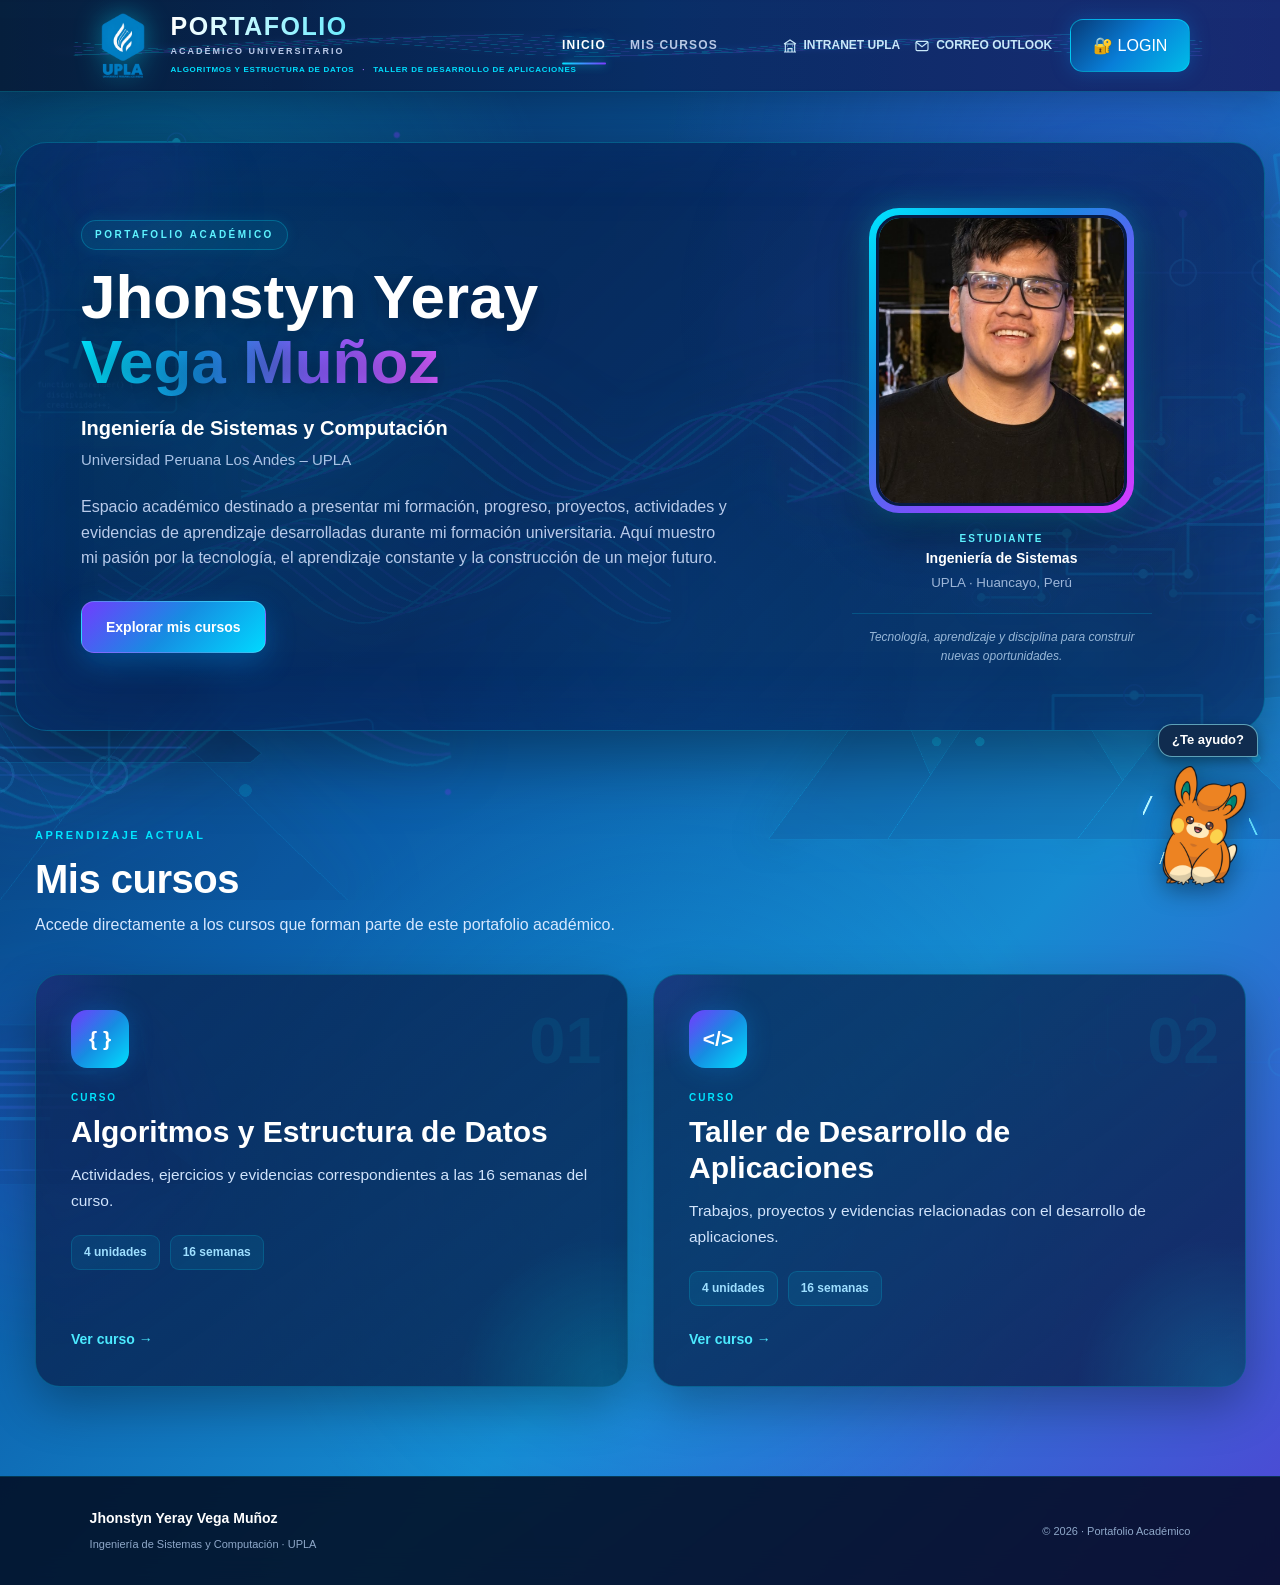
<file: index.html>
<!DOCTYPE html>
<html lang="es">

<head>

    <meta charset="UTF-8">

    <meta
        name="viewport"
        content="width=device-width, initial-scale=1.0"
    >

    <title>
        Portafolio Académico | Jhonstyn Vega
    </title>

    <link
        rel="stylesheet"
        href="css/style.css"
    >

    <link rel="stylesheet" href="chatbot/chatbot.css">
</head>


<body>


    <!-- =====================================================
         FONDO TECNOLÓGICO
         ===================================================== -->

    <div
        class="fondo-tecnologico"
        aria-hidden="true"
    >

        <img
            class="decor-planeta"
            src="img/fondo/planeta-tecnologico.png"
            alt=""
        >

        <img
            class="decor-ondas"
            src="img/fondo/ondas-tecnologicas.png"
            alt=""
        >

        <img
            class="decor-red"
            src="img/fondo/red-tecnologica.png"
            alt=""
        >

        <img
            class="decor-codigo"
            src="img/fondo/codigo.png"
            alt=""
        >

        <img
            class="decor-laptop"
            src="img/fondo/laptop-programacion.png"
            alt=""
        >

        <img
            class="decor-montanas"
            src="img/fondo/montanas-digitales.png"
            alt=""
        >

        <img
            class="decor-circuitos"
            src="img/fondo/circuitos.png"
            alt=""
        >


        <!-- Capas adicionales -->

        <img
            class="decor-planeta-2"
            src="img/fondo/planeta-tecnologico.png"
            alt=""
        >

        <img
            class="decor-ondas-2"
            src="img/fondo/ondas-tecnologicas.png"
            alt=""
        >

        <img
            class="decor-red-2"
            src="img/fondo/red-tecnologica.png"
            alt=""
        >

        <img
            class="decor-codigo-2"
            src="img/fondo/codigo.png"
            alt=""
        >

        <img
            class="decor-laptop-2"
            src="img/fondo/laptop-programacion.png"
            alt=""
        >

        <img
            class="decor-montanas-2"
            src="img/fondo/montanas-digitales.png"
            alt=""
        >

        <img
            class="decor-circuitos-2"
            src="img/fondo/circuitos.png"
            alt=""
        >

    </div>



    <!-- =====================================================
         HEADER
         ===================================================== -->

    <header class="header">


        <div class="logo">

            <img
                src="img/logo-upla.png"
                alt="Logo UPLA"
            >


            <div class="logo-texto">

                <span class="logo-titulo">
                    PORTAFOLIO
                </span>


                <span class="logo-subtitulo">
                    ACADÉMICO UNIVERSITARIO
                </span>


                <span class="logo-cursos">

                    ALGORITMOS Y ESTRUCTURA DE DATOS

                    <b>·</b>

                    TALLER DE DESARROLLO DE APLICACIONES

                </span>

            </div>

        </div>



        <nav class="menu portfolio-menu-links">

            <a
                href="index.html"
                class="activo"
            >
                Inicio
            </a>



            <a href="cursos.html">
                Mis cursos
            </a>

        </nav>
    <nav class="upla-accesses" aria-label="Accesos oficiales UPLA">
            <a class="upla-shortcut" href="https://intranet.upla.edu.pe/sesion" target="_blank" rel="noopener noreferrer">
                <svg viewBox="0 0 24 24" fill="none" stroke="currentColor" stroke-width="1.7" aria-hidden="true"><path d="M3 21h18M5 21V9h14v12M3 9l9-6 9 6M9 21v-5h6v5M8 12h1m6 0h1"/></svg>
                Intranet UPLA
            </a>
            <a class="upla-shortcut" href="https://outlook.cloud.microsoft/mail/" target="_blank" rel="noopener noreferrer">
                <svg viewBox="0 0 24 24" fill="none" stroke="currentColor" stroke-width="1.7" aria-hidden="true"><rect x="3" y="5" width="18" height="14" rx="2"/><path d="m3 6 9 7 9-7"/></svg>
                Correo Outlook
            </a>
    </nav>



        <a
            href="login.html"
            class="login"
        >
            🔐 LOGIN
        </a>


    </header>



    <!-- =====================================================
         CONTENIDO PRINCIPAL
         ===================================================== -->

    <main>



        <!-- =================================================
             PRESENTACIÓN
             ================================================= -->

        <section class="hero">


            <div
                class="hero-decoraciones"
                aria-hidden="true"
            >

                <img
                    class="hero-decor hero-planeta"
                    src="img/fondo/planeta-tecnologico.png"
                    alt=""
                >

                <img
                    class="hero-decor hero-ondas"
                    src="img/fondo/ondas-tecnologicas.png"
                    alt=""
                >

                <img
                    class="hero-decor hero-circuitos"
                    src="img/fondo/circuitos.png"
                    alt=""
                >

                <img
                    class="hero-decor hero-codigo"
                    src="img/fondo/codigo.png"
                    alt=""
                >

            </div>



            <div class="hero-texto">


                <span class="etiqueta">
                    PORTAFOLIO ACADÉMICO
                </span>



                <h1>

                    Jhonstyn Yeray<br>

                    <strong>
                        Vega Muñoz
                    </strong>

                </h1>



                <h2>
                    Ingeniería de Sistemas y Computación
                </h2>



                <p>
                    Universidad Peruana Los Andes – UPLA
                </p>



                <p class="descripcion">

                    Espacio académico destinado a presentar mi formación,
                    progreso, proyectos, actividades y evidencias de
                    aprendizaje desarrolladas durante mi formación
                    universitaria. Aquí muestro mi pasión por la tecnología,
                    el aprendizaje constante y la construcción de un mejor futuro.

                </p>



                <!-- SOLO QUEDA EL BOTÓN DE CURSOS -->

                <div class="hero-botones">

                    <a
                        href="cursos.html"
                        class="boton-principal"
                    >
                        Explorar mis cursos
                    </a>

                </div>


            </div>



            <!-- =================================================
                 PERFIL
                 ================================================= -->

            <div class="hero-perfil">


                <div class="perfil-marco">

                    <img
                        src="img/perfil.jpg"
                        alt="Fotografía de Jhonstyn Vega"
                    >

                </div>



                <div class="perfil-info">

                    <span>
                        ESTUDIANTE
                    </span>


                    <strong>
                        Ingeniería de Sistemas
                    </strong>


                    <small>
                        UPLA · Huancayo, Perú
                    </small>


                    <p class="perfil-frase">
                        Tecnología, aprendizaje y disciplina para construir nuevas oportunidades.
                    </p>

                </div>


            </div>


        </section>



        <!-- =====================================================
             CURSOS DESTACADOS
             ===================================================== -->

        <section class="cursos-destacados">


            <div class="seccion-titulo">


                <span>
                    APRENDIZAJE ACTUAL
                </span>


                <h2>
                    Mis cursos
                </h2>


                <p>
                    Accede directamente a los cursos que forman parte
                    de este portafolio académico.
                </p>


            </div>



            <div class="cursos-grid">



                <!-- =================================================
                     CURSO 01
                     ================================================= -->

                <article class="curso-card">


                    <div class="curso-numero">
                        01
                    </div>


                    <div class="curso-icono">
                        { }
                    </div>


                    <span>
                        CURSO
                    </span>


                    <h3>
                        Algoritmos y
                        Estructura de Datos
                    </h3>


                    <p>
                        Actividades, ejercicios y evidencias
                        correspondientes a las 16 semanas del curso.
                    </p>


                    <div class="curso-meta">

                        <span>
                            4 unidades
                        </span>


                        <span>
                            16 semanas
                        </span>

                    </div>


                    <!-- AHORA VA A MIS CURSOS -->

                    <a href="cursos.html">
                        Ver curso →
                    </a>


                </article>



                <!-- =================================================
                     CURSO 02
                     ================================================= -->

                <article class="curso-card">


                    <div class="curso-numero">
                        02
                    </div>


                    <div class="curso-icono">
                        &lt;/&gt;
                    </div>


                    <span>
                        CURSO
                    </span>


                    <h3>
                        Taller de Desarrollo
                        de Aplicaciones
                    </h3>


                    <p>
                        Trabajos, proyectos y evidencias relacionadas
                        con el desarrollo de aplicaciones.
                    </p>


                    <div class="curso-meta">

                        <span>
                            4 unidades
                        </span>


                        <span>
                            16 semanas
                        </span>

                    </div>


                    <!-- AHORA VA A MIS CURSOS -->

                    <a href="cursos.html#asistente=desarrollo">
                        Ver curso →
                    </a>


                </article>


            </div>


        </section>



    </main>



    <!-- =====================================================
         FOOTER
         ===================================================== -->

    <footer>


        <div>

            <strong>
                Jhonstyn Yeray Vega Muñoz
            </strong>


            <span>
                Ingeniería de Sistemas y Computación · UPLA
            </span>

        </div>


        <p>
            © 2026 · Portafolio Académico
        </p>


    </footer>




    <script src="js/supabase-config.js" defer></script>
    <script src="chatbot/conocimiento.js" defer></script>
    <script src="chatbot/motor.js" defer></script>
    <script src="chatbot/chatbot.js" defer></script>
</body>

</html>
</file>
<file: css/style.css>
/* =========================================================
   PORTAFOLIO ACADÉMICO - JHONSTYN VEGA
   Diseño futurista académico
   Azul + Cyan + Violeta
========================================================= */

* {
    margin: 0;
    padding: 0;
    box-sizing: border-box;
}

:root {
    --azul-noche: #030b24;
    --azul-oscuro: #061b45;
    --azul: #0869d8;
    --azul-electrico: #009cff;
    --cyan: #00e5ff;
    --violeta: #7b3cff;
    --fucsia: #c13cff;

    --blanco: #ffffff;
    --texto: #f4f8ff;
    --texto-suave: #b9c9e8;

    --glass: rgba(8, 36, 87, 0.62);
    --borde: rgba(0, 204, 255, 0.28);

    --sombra:
        0 20px 60px rgba(0, 0, 0, .35);
}

html {
    scroll-behavior: smooth;
}

body {
    font-family: "Segoe UI", Arial, sans-serif;
    color: #ffffff;
    min-height: 100vh;
    line-height: 1.6;
    overflow-x: hidden;

    /* Fondo general más alegre, inspirado en azul/cyan/violeta */
    background:
        radial-gradient(circle at 12% 18%, rgba(0, 229, 255, .28), transparent 24%),
        radial-gradient(circle at 88% 12%, rgba(96, 93, 255, .28), transparent 26%),
        radial-gradient(circle at 52% 75%, rgba(0, 174, 255, .18), transparent 32%),
        linear-gradient(135deg, #06234d 0%, #0b5da8 42%, #168bd1 68%, #5144d5 100%);
}

/* La página queda por encima de la decoración */
body > *:not(.fondo-tecnologico) {
    position: relative;
    z-index: 5;
}

/* =========================================================
   EFECTOS DEL FONDO
========================================================= */
body::before {
    content: "";

    position: fixed;

    width: 500px;
    height: 500px;

    left: -220px;
    top: 180px;

    border-radius: 50%;

    background:
        radial-gradient(
            circle,
            rgba(0, 229, 255, .11),
            transparent 70%
        );

    filter: blur(20px);

    pointer-events: none;

    z-index: -1;
}
body::after {
    content: "";

    position: fixed;

    width: 500px;
    height: 500px;

    right: -220px;
    bottom: 100px;

    border-radius: 50%;

    background:
        radial-gradient(
            circle,
            rgba(123, 60, 255, .13),
            transparent 70%
        );

    filter: blur(25px);

    pointer-events: none;

    z-index: -1;
}


/* =========================================================
   FONDO TECNOLÓGICO DECORATIVO
   No ocupa espacio y nunca tapa el contenido
========================================================= */

.fondo-tecnologico {
    position: fixed;
    inset: 0;
    width: 100%;
    height: 100vh;
    overflow: hidden;
    pointer-events: none;
    z-index: 0;
}

/* Luces grandes y suaves */
.fondo-tecnologico .orb {
    position: absolute;
    border-radius: 50%;
    filter: blur(35px);
    opacity: .45;
}

.orb-cyan {
    width: 430px;
    height: 430px;
    left: -150px;
    top: 150px;
    background: radial-gradient(circle, rgba(0, 229, 255, .42), transparent 70%);
}

.orb-violet {
    width: 520px;
    height: 520px;
    right: -190px;
    top: 120px;
    background: radial-gradient(circle, rgba(124, 68, 255, .40), transparent 70%);
}

.orb-blue {
    width: 460px;
    height: 460px;
    left: 34%;
    bottom: -300px;
    background: radial-gradient(circle, rgba(0, 190, 255, .30), transparent 70%);
}

/* Circuitos tecnológicos */
.circuito {
    position: absolute;
    width: 360px;
    height: 170px;
    opacity: .25;
}

.circuito span,
.circuito i,
.circuito b {
    position: absolute;
    display: block;
}

.circuito span {
    width: 230px;
    height: 2px;
    background: linear-gradient(90deg, transparent, #00e5ff, transparent);
    top: 80px;
    left: 40px;
    box-shadow: 0 0 12px rgba(0,229,255,.55);
}

.circuito i {
    width: 120px;
    height: 100px;
    border-left: 2px solid #00e5ff;
    border-bottom: 2px solid #7b3cff;
    border-radius: 0 0 0 35px;
    left: 120px;
    top: 0;
}

.circuito b {
    width: 9px;
    height: 9px;
    border-radius: 50%;
    background: #00e5ff;
    box-shadow: 0 0 15px #00e5ff;
    right: 88px;
    top: 75px;
}

.circuito-1 {
    left: -50px;
    top: 300px;
    transform: rotate(-10deg);
}

.circuito-2 {
    right: -80px;
    bottom: 210px;
    transform: rotate(18deg) scale(.85);
}

/* Símbolos de programación flotando al fondo */
.codigo-flotante {
    position: absolute;
    color: rgba(255,255,255,.16);
    font-family: Consolas, "Courier New", monospace;
    font-weight: 900;
    user-select: none;
    text-shadow: 0 0 20px rgba(0,229,255,.35);
}

.codigo-1 {
    font-size: 90px;
    right: 8%;
    top: 35%;
}

.codigo-2 {
    font-size: 75px;
    left: 6%;
    bottom: 18%;
    color: rgba(123,60,255,.16);
}

.codigo-3 {
    font-size: 54px;
    right: 18%;
    bottom: 10%;
    color: rgba(0,229,255,.14);
}

/* Pequeños puntos luminosos */
.particulas {
    position: absolute;
    inset: 0;
}

.particulas span {
    position: absolute;
    width: 4px;
    height: 4px;
    border-radius: 50%;
    background: #8ff8ff;
    box-shadow: 0 0 12px rgba(0,229,255,.8);
    opacity: .45;
}

.particulas span:nth-child(1)  { left: 8%;  top: 24%; }
.particulas span:nth-child(2)  { left: 18%; top: 70%; }
.particulas span:nth-child(3)  { left: 27%; top: 34%; }
.particulas span:nth-child(4)  { left: 38%; top: 16%; }
.particulas span:nth-child(5)  { left: 47%; top: 82%; }
.particulas span:nth-child(6)  { left: 58%; top: 27%; }
.particulas span:nth-child(7)  { left: 68%; top: 68%; }
.particulas span:nth-child(8)  { left: 76%; top: 18%; }
.particulas span:nth-child(9)  { left: 84%; top: 54%; }
.particulas span:nth-child(10) { left: 92%; top: 30%; }
.particulas span:nth-child(11) { left: 33%; top: 91%; }
.particulas span:nth-child(12) { left: 63%; top: 93%; }


/* =========================================================
   HEADER
========================================================= */

.header {
    width: 100%;
    min-height: 92px;
    padding: 12px 7%;

    display: flex;
    align-items: center;
    justify-content: space-between;

    position: sticky;
    top: 0;
    z-index: 1000;

    background: linear-gradient(
        90deg,
        #061b3a,
        #082b63,
        #172a72
    );

    border-bottom: 1px solid rgba(0, 229, 255, .25);
    box-shadow: 0 8px 30px rgba(0, 0, 0, .18);
}

/* =========================================================
   LOGO
========================================================= */

.logo {
    display: flex;

    align-items: center;

    gap: 15px;
}

.logo img {
    width: 66px;
    height: 66px;

    object-fit: contain;

    filter:
        drop-shadow(
            0 0 14px rgba(0, 229, 255, .45)
        );

    transition: .3s ease;
}

.logo:hover img {
    transform: scale(1.05);

    filter:
        drop-shadow(
            0 0 22px rgba(0, 229, 255, .75)
        );
}

.logo-texto {
    display: flex;

    flex-direction: column;

    justify-content: center;
}

.logo-titulo {
    font-size: 25px;

    font-weight: 900;

    letter-spacing: 1.5px;

    line-height: 1;

    background:
        linear-gradient(
            90deg,
            #ffffff,
            #55eaff,
            #9b72ff
        );

    -webkit-background-clip: text;
    background-clip: text;

    color: transparent;
}

.logo-subtitulo {
    margin-top: 5px;

    color: #b9c9e8;

    font-size: 9px;

    font-weight: 800;

    letter-spacing: 2px;

    text-transform: uppercase;
}

.logo-cursos {
    margin-top: 5px;

    color: #00dfff;

    font-size: 8px;

    font-weight: 750;

    letter-spacing: .7px;

    text-transform: uppercase;

    white-space: nowrap;
}

.logo-cursos b {
    color: #a66cff;

    padding: 0 5px;
}


/* =========================================================
   MENÚ
========================================================= */

.menu {
    display: flex;
    align-items: center;
    justify-content: center;
    gap: 34px;

    position: absolute;
    left: 50%;
    transform: translateX(-50%);
}

.menu a {
    position: relative;

    color: #b8c8e5;

    text-decoration: none;

    font-size: 12px;

    font-weight: 850;

    letter-spacing: 1.2px;

    text-transform: uppercase;

    transition: .3s ease;
}

.menu a::after {
    content: "";

    position: absolute;

    left: 0;

    bottom: -9px;

    width: 0;

    height: 2px;

    border-radius: 10px;

    background:
        linear-gradient(
            90deg,
            var(--cyan),
            var(--violeta)
        );

    box-shadow:
        0 0 10px rgba(0, 229, 255, .7);

    transition: .3s ease;
}

.menu a:hover,
.menu a.activo {
    color: white;

    text-shadow:
        0 0 12px rgba(0, 229, 255, .5);
}

.menu a:hover::after,
.menu a.activo::after {
    width: 100%;
}


/* =========================================================
   LOGIN
========================================================= */

.menu .login,
.header > .login {
    padding: 13px 22px;

    color: white;

    border-radius: 13px;

    background:
        linear-gradient(
            135deg,
            #073b78,
            #087ed8,
            #00bce8
        );

    border:
        1px solid rgba(0, 229, 255, .5);

    box-shadow:
        0 0 20px rgba(0, 156, 255, .25);

    transition: .3s ease;
}

.menu .login::after,
.header > .login::after {
    display: none;
}

.menu .login:hover,
.header > .login:hover {
    transform: translateY(-3px);

    background:
        linear-gradient(
            135deg,
            #713cff,
            #009cff,
            #00e5ff
        );

    box-shadow:
        0 0 30px rgba(0, 229, 255, .5);
}


/* =========================================================
   HERO
========================================================= */

.hero {
    position: relative;

    max-width: 1250px;

    margin: 50px auto;

    padding: 65px;

    display: grid;

    grid-template-columns: 1.25fr .75fr;

    gap: 65px;

    align-items: center;

    overflow: hidden;

    border-radius: 32px;

    background:
        linear-gradient(
            135deg,
            rgba(5, 39, 88, .86),
            rgba(7, 27, 73, .68)
        );

    border:
        1px solid rgba(0, 229, 255, .27);

    box-shadow:
        0 25px 70px rgba(0, 0, 0, .40),
        inset 0 0 40px rgba(0, 156, 255, .05);

    backdrop-filter: blur(18px);
}


/* Brillo cyan */

.hero::before {
    content: "";

    position: absolute;

    width: 450px;
    height: 450px;

    right: -160px;
    top: -200px;

    border-radius: 50%;

    background:
        radial-gradient(
            circle,
            rgba(0, 229, 255, .24),
            transparent 68%
        );

    pointer-events: none;
}


/* Brillo violeta */

.hero::after {
    content: "";

    position: absolute;

    width: 400px;
    height: 400px;

    left: -220px;
    bottom: -230px;

    border-radius: 50%;

    background:
        radial-gradient(
            circle,
            rgba(123, 60, 255, .25),
            transparent 70%
        );

    pointer-events: none;
}


/* =========================================================
   TEXTO HERO
========================================================= */

.hero-texto {
    position: relative;

    z-index: 2;
}

.etiqueta {
    display: inline-block;

    margin-bottom: 15px;

    padding: 6px 13px;

    border-radius: 30px;

    color: #5ef3ff;

    font-size: 10px;

    font-weight: 900;

    letter-spacing: 2.5px;

    background:
        rgba(0, 229, 255, .08);

    border:
        1px solid rgba(0, 229, 255, .25);

    box-shadow:
        0 0 15px rgba(0, 229, 255, .08);
}

.hero h1 {
    color: white;

    font-size: clamp(40px, 5vw, 62px);

    line-height: 1.04;

    margin-bottom: 18px;

    text-shadow:
        0 4px 25px rgba(0, 0, 0, .35);
}

.hero h1 strong {
    background:
        linear-gradient(
            90deg,
            #00e5ff,
            #168de2,
            #8c5cff,
            #d55cff
        );

    -webkit-background-clip: text;

    background-clip: text;

    color: transparent;
}

.hero h2 {
    color: white;

    font-size: 20px;

    font-weight: 700;

    margin-bottom: 4px;
}

.hero-texto > p:not(.descripcion) {
    color: #a9c2e5;

    font-size: 15px;
}

.descripcion {
    max-width: 650px;

    margin-top: 22px;

    color: #b9cbea;

    font-size: 16px;
}


/* =========================================================
   BOTONES HERO
========================================================= */

.hero-botones {
    display: flex;

    gap: 14px;

    margin-top: 30px;

    flex-wrap: wrap;
}

.hero-botones a {
    text-decoration: none;

    padding: 14px 24px;

    border-radius: 13px;

    font-size: 14px;

    font-weight: 800;

    transition: .3s ease;
}

.boton-principal {
    color: white;

    background:
        linear-gradient(
            135deg,
            #713cff,
            #168de2,
            #00d9ff
        );

    border:
        1px solid rgba(255,255,255,.18);

    box-shadow:
        0 10px 30px rgba(0, 156, 255, .30);
}

.boton-principal:hover {
    transform: translateY(-4px);

    box-shadow:
        0 15px 40px rgba(0, 229, 255, .40);
}

.boton-secundario {
    color: white;

    background:
        rgba(255,255,255,.05);

    border:
        1px solid rgba(0, 229, 255, .35);

    backdrop-filter: blur(10px);
}

.boton-secundario:hover {
    color: white;

    background:
        linear-gradient(
            135deg,
            rgba(123,60,255,.5),
            rgba(0,156,255,.5)
        );

    transform: translateY(-4px);

    box-shadow:
        0 10px 30px rgba(123,60,255,.25);
}


/* =========================================================
   PERFIL
========================================================= */

.hero-perfil {
    position: relative;

    z-index: 2;

    display: flex;

    flex-direction: column;

    align-items: center;
}

.perfil-marco {
    width: 265px;
    height: 305px;

    padding: 7px;

    border-radius: 30px;

    background:
        linear-gradient(
            135deg,
            #00e5ff,
            #168de2,
            #8c45ff,
            #d53cff
        );

    box-shadow:
        0 0 30px rgba(0, 229, 255, .28),
        0 20px 50px rgba(0, 0, 0, .40);
}

.perfil-marco img {
    width: 100%;
    height: 100%;

    object-fit: cover;

    border-radius: 24px;

    border:
        3px solid #061b45;
}

.perfil-info {
    margin-top: 18px;

    text-align: center;
}

.perfil-info span {
    display: block;

    color: #5ef3ff;

    font-size: 10px;

    font-weight: 900;

    letter-spacing: 2px;
}

.perfil-info strong {
    display: block;

    color: white;

    font-size: 14px;
}

.perfil-info small {
    color: #9db6d8;
}


/* =========================================================
   SECCIONES
========================================================= */

.informacion,
.cursos-destacados {
    max-width: 1250px;

    margin: 90px auto;

    padding: 0 20px;
}

.seccion-titulo {
    max-width: 720px;

    margin-bottom: 35px;
}

.seccion-titulo span {
    color: #00e5ff;

    font-size: 11px;

    font-weight: 900;

    letter-spacing: 2.5px;
}

.seccion-titulo h2 {
    color: white;

    font-size: 36px;

    line-height: 1.2;

    margin: 8px 0;
}

.seccion-titulo p {
    color: #a8bddc;
}


/* =========================================================
   TARJETAS DE TRAYECTORIA
========================================================= */

.tarjetas {
    display: grid;

    grid-template-columns:
        repeat(4, 1fr);

    gap: 20px;
}

.tarjeta {
    display: flex;

    flex-direction: column;

    min-height: 300px;

    padding: 27px;

    border-radius: 22px;

    background:
        linear-gradient(
            145deg,
            rgba(9, 43, 91, .76),
            rgba(8, 26, 68, .62)
        );

    border:
        1px solid rgba(0, 229, 255, .20);

    box-shadow:
        0 15px 40px rgba(0,0,0,.25);

    backdrop-filter: blur(15px);

    transition: .3s ease;
}

.tarjeta:hover {
    transform: translateY(-8px);

    border-color:
        rgba(0,229,255,.50);

    box-shadow:
        0 20px 55px rgba(0,156,255,.20),
        0 0 25px rgba(0,229,255,.08);
}

.icono {
    width: 48px;
    height: 48px;

    display: flex;

    align-items: center;

    justify-content: center;

    border-radius: 14px;

    background:
        linear-gradient(
            135deg,
            rgba(0,229,255,.16),
            rgba(123,60,255,.20)
        );

    border:
        1px solid rgba(0,229,255,.25);

    color: #5ef3ff;

    font-size: 21px;

    margin-bottom: 18px;

    box-shadow:
        0 0 18px rgba(0,229,255,.10);
}

.tarjeta span {
    color: #00e5ff;

    font-size: 10px;

    font-weight: 900;

    letter-spacing: 1.7px;
}

.tarjeta h3 {
    color: white;

    font-size: 19px;

    margin: 7px 0 10px;
}

.tarjeta p {
    color: #a9bedc;

    font-size: 13px;

    margin-bottom: 18px;
}

.tarjeta a {
    margin-top: auto;

    color: #4ceaff;

    text-decoration: none;

    font-weight: 800;

    font-size: 13px;

    transition: .25s;
}

.tarjeta a:hover {
    color: #b17cff;

    transform: translateX(5px);
}


/* =========================================================
   CURSOS
========================================================= */

.cursos-grid {
    display: grid;

    grid-template-columns:
        repeat(2, 1fr);

    gap: 25px;
}

.curso-card {
    position: relative;

    display: flex;

    flex-direction: column;

    min-height: 365px;

    padding: 35px;

    overflow: hidden;

    border-radius: 25px;

    background:
        linear-gradient(
            145deg,
            rgba(9,43,91,.80),
            rgba(7,23,65,.72)
        );

    border:
        1px solid rgba(0,229,255,.23);

    box-shadow:
        0 18px 50px rgba(0,0,0,.30);

    backdrop-filter: blur(16px);

    transition: .3s ease;
}

.curso-card::before {
    content: "";

    position: absolute;

    width: 300px;
    height: 300px;

    right: -130px;
    bottom: -150px;

    border-radius: 50%;

    background:
        radial-gradient(
            circle,
            rgba(0,229,255,.20),
            transparent 70%
        );

    pointer-events: none;
}

.curso-card::after {
    content: "";

    position: absolute;

    width: 220px;
    height: 220px;

    left: -120px;
    top: -120px;

    border-radius: 50%;

    background:
        radial-gradient(
            circle,
            rgba(123,60,255,.16),
            transparent 70%
        );

    pointer-events: none;
}

.curso-card:hover {
    transform: translateY(-8px);

    border-color:
        rgba(0,229,255,.50);

    box-shadow:
        0 25px 60px rgba(0,156,255,.20);
}

.curso-numero {
    position: absolute;

    right: 25px;
    top: 14px;

    font-size: 65px;

    font-weight: 900;

    color:
        rgba(0,229,255,.07);
}

.curso-icono {
    width: 58px;
    height: 58px;

    display: flex;

    align-items: center;

    justify-content: center;

    margin-bottom: 22px;

    border-radius: 16px;

    color: white;

    font-size: 21px;

    font-weight: 900;

    background:
        linear-gradient(
            135deg,
            #713cff,
            #168de2,
            #00dfff
        );

    box-shadow:
        0 0 25px rgba(0,156,255,.25);
}

.curso-card > span {
    color: #00e5ff;

    font-size: 10px;

    font-weight: 900;

    letter-spacing: 2px;
}

.curso-card h3 {
    max-width: 500px;

    color: white;

    font-size: 27px;

    line-height: 1.18;

    margin: 8px 0 12px;
}

.curso-card p {
    color: #a9bedc;

    font-size: 14px;

    max-width: 530px;
}

.curso-meta {
    display: flex;

    gap: 10px;

    margin: 22px 0;
}

.curso-meta span {
    background:
        rgba(0,229,255,.08);

    color: #9edfff;

    padding: 7px 12px;

    border-radius: 9px;

    border:
        1px solid rgba(0,229,255,.16);

    font-size: 11px;

    font-weight: 700;
}

.curso-card a {
    margin-top: auto;

    align-self: flex-start;

    color: #4ceaff;

    text-decoration: none;

    font-weight: 850;

    font-size: 13px;

    transition: .25s;
}

.curso-card a:hover {
    color: #bd8cff;

    transform: translateX(5px);
}


/* =========================================================
   MENSAJE FINAL
========================================================= */

.mensaje-final {
    position: relative;

    max-width: 1250px;

    margin: 90px auto;

    padding: 50px;

    display: flex;

    justify-content: space-between;

    align-items: center;

    gap: 30px;

    overflow: hidden;

    color: white;

    border-radius: 28px;

    background:
        linear-gradient(
            120deg,
            #03133b,
            #073c78,
            #126fd0,
            #663bd0
        );

    border:
        1px solid rgba(0,229,255,.25);

    box-shadow:
        0 25px 60px rgba(0,0,0,.35);
}

.mensaje-final::after {
    content: "";

    position: absolute;

    width: 320px;
    height: 320px;

    right: -100px;
    top: -160px;

    border-radius: 50%;

    background:
        radial-gradient(
            circle,
            rgba(0,229,255,.30),
            transparent 70%
        );
}

.mensaje-final > * {
    position: relative;

    z-index: 2;
}

.mensaje-final span {
    color: #5ef3ff;

    font-size: 10px;

    letter-spacing: 2px;

    font-weight: 900;
}

.mensaje-final h2 {
    font-size: 30px;

    margin: 6px 0;
}

.mensaje-final p {
    max-width: 650px;

    color: #d1e6ff;

    font-size: 14px;
}

.mensaje-final a {
    white-space: nowrap;

    text-decoration: none;

    color: #061b45;

    background: white;

    padding: 14px 22px;

    border-radius: 12px;

    font-size: 13px;

    font-weight: 850;

    transition: .3s;
}

.mensaje-final a:hover {
    transform: translateY(-4px);

    background:
        linear-gradient(
            135deg,
            #ffffff,
            #bdf7ff
        );

    box-shadow:
        0 0 25px rgba(0,229,255,.35);
}


/* =========================================================
   FOOTER
========================================================= */

footer {
    padding: 30px 7%;

    display: flex;

    justify-content: space-between;

    align-items: center;

    gap: 20px;

    background:
        rgba(2,10,30,.85);

    border-top:
        1px solid rgba(0,229,255,.15);

    backdrop-filter: blur(15px);
}

footer strong {
    display: block;

    color: white;

    font-size: 14px;
}

footer span,
footer p {
    color: #8fa8c9;

    font-size: 11px;
}


/* =========================================================
   RESPONSIVE
========================================================= */

@media (max-width: 1000px) {

    .header {
        padding: 12px 4%;
    }

    .hero {
        grid-template-columns: 1fr;

        margin: 35px 20px;

        padding: 45px 35px;
    }

    .hero-perfil {
        order: -1;
    }

    .tarjetas {
        grid-template-columns:
            repeat(2, 1fr);
    }
}


@media (max-width: 900px) {

    .logo-cursos {
        display: none;
    }

    .menu {
        gap: 16px;
    }
}


@media (max-width: 680px) {

    .header {
        min-height: 78px;

        padding: 9px 4%;
    }

    .logo img {
        width: 52px;
        height: 52px;
    }

    .logo-titulo {
        font-size: 20px;
    }

.menu{
    position:static;
    transform:none;
    width:100%;
    display:flex;
    justify-content:center;
    gap:18px;
}


.menu a{
    display:block !important;
    font-size:11px;
}

    .hero {
        margin: 25px 14px;

        padding: 35px 22px;

        border-radius: 23px;
    }

    .hero h1 {
        font-size: 42px;
    }

    .perfil-marco {
        width: 215px;

        height: 250px;
    }

    .tarjetas,
    .cursos-grid {
        grid-template-columns: 1fr;
    }

    .informacion,
    .cursos-destacados {
        margin: 60px auto;
    }

    .seccion-titulo h2 {
        font-size: 28px;
    }

    .curso-card {
        min-height: 340px;

        padding: 28px;
    }

    .mensaje-final {
        margin: 60px 15px;

        padding: 32px 27px;

        flex-direction: column;

        align-items: flex-start;
    }

    footer {
        flex-direction: column;

        align-items: flex-start;
    }
}

/* LOGIN: siempre independiente y pegado al lado derecho */
.header > .login {
    margin-left: auto;
    flex-shrink: 0;
}

@media (min-width: 901px) {
    .header > .login {
        position: absolute;
        right: 7%;
        top: 50%;
        transform: translateY(-50%);
    }

    .header > .login:hover {
        transform: translateY(-53%);
    }
}

@media (max-width: 900px) {
    .header > .login {
        position: static;
        transform: none;
        margin-left: 10px;
    }

    .header > .login:hover {
        transform: translateY(-2px);
    }
}

@media (max-width: 680px) {
    .fondo-tecnologico .codigo-1,
    .fondo-tecnologico .codigo-2,
    .fondo-tecnologico .codigo-3,
    .fondo-tecnologico .circuito {
        opacity: .12;
    }

    .fondo-tecnologico .orb {
        opacity: .25;
    }

    .header > .login {
        padding: 10px 14px;
        font-size: 11px;
    }
}


/* =========================================================
   AJUSTES FINALES DE LEGIBILIDAD
========================================================= */

/* LOGIN: sin subrayado */
.header > .login,
.menu .login {
    text-decoration: none !important;
}

/* El texto general queda más claro y cómodo de leer */
.seccion-titulo p {
    color: #d7e8ff;
    font-size: 16px;
    line-height: 1.75;
}

/* Tarjetas de trayectoria */
.tarjeta h3 {
    font-size: 21px;
    font-weight: 800;
    line-height: 1.25;
}

.tarjeta p {
    color: #d0e2fb;
    font-size: 14.5px;
    line-height: 1.65;
}

.tarjeta a {
    font-size: 14px;
    font-weight: 800;
}

/* Cursos */
.curso-card h3 {
    font-size: 30px;
    font-weight: 800;
    line-height: 1.2;
}

.curso-card p {
    color: #d1e4fc;
    font-size: 15px;
    line-height: 1.65;
}

.curso-meta span {
    font-size: 12px;
    font-weight: 700;
}

.curso-card a {
    font-size: 14px;
    font-weight: 800;
}

/* Bloque final */
.mensaje-final h2 {
    font-size: 32px;
    font-weight: 800;
    line-height: 1.2;
}

.mensaje-final p {
    color: #d9e9ff;
    font-size: 15px;
    line-height: 1.7;
}

/* Más presencia visual en títulos de sección */
.seccion-titulo h2 {
    font-size: 40px;
    font-weight: 800;
    letter-spacing: -.5px;
}

/* En pantallas grandes, el contenido respira mejor */
@media (min-width: 1001px) {
    .seccion-titulo p {
        max-width: 780px;
    }

    .tarjeta p {
        font-size: 15px;
    }

    .curso-card p {
        font-size: 15.5px;
    }
}

/* En móvil mantenemos tamaños cómodos */
@media (max-width: 680px) {
    .seccion-titulo h2 {
        font-size: 30px;
    }

    .seccion-titulo p {
        font-size: 14px;
    }

    .tarjeta h3 {
        font-size: 20px;
    }

    .tarjeta p,
    .curso-card p,
    .mensaje-final p {
        font-size: 14px;
    }

    .curso-card h3 {
        font-size: 25px;
    }

    .mensaje-final h2 {
        font-size: 27px;
    }
}

/* =========================================================
   FONDO TECNOLÓGICO FINAL — CAPA LIMPIA
   Las imágenes se colocan como elementos independientes.
   Esto evita el problema del "ajedrez" y permite controlar
   tamaño, posición, transparencia y profundidad.
   ========================================================= */

body {
    position: relative;
    isolation:auto;
    overflow-x: hidden;
}

/* La decoración no ocupa espacio y nunca bloquea clics. */
.fondo-tecnologico {
    position: fixed;
    inset: 0;
    width: 100%;
    height: 100vh;
    overflow: hidden;
    pointer-events: none;
    z-index: 0;
}

/* Todas las imágenes parten de PNG transparentes. */
.fondo-tecnologico img {
    position: absolute;
    display: block;
    width: auto;
    height: auto;
    max-width: none;
    user-select: none;
    -webkit-user-drag: none;
    pointer-events: none;
    object-fit: contain;
    mix-blend-mode: screen;
    opacity: .42;
    filter: drop-shadow(0 0 18px rgba(0, 190, 255, .10));
}

/* Planeta: elemento principal lateral izquierdo. */
.fondo-tecnologico .decor-planeta {
    width: 390px;
    left: -70px;
    top: 105px;
    opacity: .52;
}

/* Ondas: franja superior, muy sutil para no competir con el Hero. */
.fondo-tecnologico .decor-ondas {
    width: 520px;
    right: 9%;
    top: 28px;
    opacity: .22;
}

/* Red tecnológica: lado derecho. */
.fondo-tecnologico .decor-red {
    width: 430px;
    right: -85px;
    top: 225px;
    opacity: .38;
}

/* Código: pequeño detalle izquierdo. */
.fondo-tecnologico .decor-codigo {
    width: 145px;
    left: 18px;
    top: 405px;
    opacity: .30;
}

/* Laptop: parte inferior izquierda. */
.fondo-tecnologico .decor-laptop {
    width: 360px;
    left: -85px;
    bottom: 45px;
    opacity: .34;
}

/* Montañas: parte inferior derecha. */
.fondo-tecnologico .decor-montanas {
    width: 570px;
    right: -65px;
    bottom: -55px;
    opacity: .38;
}

/* Circuitos: lado derecho superior. */
.fondo-tecnologico .decor-circuitos {
    width: 360px;
    right: -70px;
    top: 95px;
    opacity: .28;
}

/* Partículas suaves encima de la decoración. */
.fondo-tecnologico::after {
    content: "";
    position: absolute;
    inset: 0;
    background:
        radial-gradient(circle at 8% 18%, rgba(0,229,255,.80) 0 2px, transparent 4px),
        radial-gradient(circle at 18% 36%, rgba(0,229,255,.65) 0 2px, transparent 4px),
        radial-gradient(circle at 31% 15%, rgba(123,60,255,.70) 0 2px, transparent 4px),
        radial-gradient(circle at 44% 28%, rgba(0,229,255,.60) 0 2px, transparent 4px),
        radial-gradient(circle at 62% 17%, rgba(0,229,255,.65) 0 2px, transparent 4px),
        radial-gradient(circle at 78% 31%, rgba(123,60,255,.65) 0 2px, transparent 4px),
        radial-gradient(circle at 94% 21%, rgba(0,229,255,.65) 0 2px, transparent 4px),
        radial-gradient(circle at 12% 72%, rgba(0,229,255,.55) 0 2px, transparent 4px),
        radial-gradient(circle at 35% 88%, rgba(123,60,255,.55) 0 2px, transparent 4px),
        radial-gradient(circle at 72% 78%, rgba(0,229,255,.55) 0 2px, transparent 4px),
        radial-gradient(circle at 91% 67%, rgba(123,60,255,.55) 0 2px, transparent 4px);
    opacity: .55;
}

/* Contenido siempre por encima de la decoración. */
body > *:not(.fondo-tecnologico) {
    position: relative;
    z-index: 5;
}

.header {
    z-index: 1000;
}

/* El Hero conserva su vidrio y deja ver ligeramente el fondo. */
.hero,
.tarjeta,
.curso-card,
.mensaje-final {
    position: relative;
    z-index: 6;
}

/* Responsive */
@media (max-width: 1000px) {
    .fondo-tecnologico .decor-planeta {
        width: 285px;
        left: -95px;
        top: 125px;
    }

    .fondo-tecnologico .decor-ondas {
        width: 390px;
        right: -40px;
        top: 35px;
        opacity: .16;
    }

    .fondo-tecnologico .decor-red {
        width: 310px;
        right: -105px;
        top: 260px;
        opacity: .28;
    }

    .fondo-tecnologico .decor-codigo {
        width: 105px;
        left: 8px;
        top: 390px;
    }

    .fondo-tecnologico .decor-laptop {
        width: 250px;
        left: -95px;
        bottom: 55px;
    }

    .fondo-tecnologico .decor-montanas {
        width: 390px;
        right: -80px;
        bottom: -30px;
    }

    .fondo-tecnologico .decor-circuitos {
        width: 270px;
        right: -90px;
        top: 100px;
    }
}

@media (max-width: 680px) {

    .fondo-tecnologico img {
        opacity: .08;
        animation: none !important;
        transform: none !important;
    }

    .fondo-tecnologico .decor-planeta {
        width: 210px;
        left: -110px;
        top: 125px;
    }

    .fondo-tecnologico .decor-ondas {
        width: 290px;
        right: -95px;
        top: 70px;
    }

    .fondo-tecnologico .decor-red {
        width: 230px;
        right: -115px;
        top: 310px;
    }

    .fondo-tecnologico .decor-codigo {
        width: 75px;
        left: 2px;
        top: 430px;
    }

    .fondo-tecnologico .decor-laptop {
        width: 180px;
        left: -105px;
        bottom: 50px;
    }

    .fondo-tecnologico .decor-montanas {
        width: 280px;
        right: -110px;
        bottom: -20px;
    }

    .fondo-tecnologico .decor-circuitos {
        width: 190px;
        right: -110px;
        top: 115px;
    }

    .fondo-tecnologico::after {
        opacity: .25;
    }
}

/* =========================================================
   ANIMACIONES FUTURISTAS — VERSIÓN 2
   Inspiradas en el diseño de referencia:
   movimiento suave, luces, profundidad y entrada elegante.
   ========================================================= */

/* Movimiento ambiental de los elementos del fondo */
@keyframes flotarSuave {
    0%, 100% { transform: translate3d(0, 0, 0); }
    50%      { transform: translate3d(0, -14px, 0); }
}

@keyframes flotarLateral {
    0%, 100% { transform: translate3d(0, 0, 0) rotate(0deg); }
    50%      { transform: translate3d(12px, -8px, 0) rotate(1deg); }
}

@keyframes pulsoTecnologico {
    0%, 100% {
        opacity: .28;
        filter: drop-shadow(0 0 12px rgba(0,190,255,.08));
    }
    50% {
        opacity: .50;
        filter: drop-shadow(0 0 28px rgba(0,229,255,.22));
    }
}

@keyframes brilloCodigo {
    0%, 100% { opacity: .18; transform: translateY(0); }
    50%      { opacity: .42; transform: translateY(-7px); }
}

@keyframes entradaHero {
    from {
        opacity: 0;
        transform: translateY(25px) scale(.985);
    }
    to {
        opacity: 1;
        transform: translateY(0) scale(1);
    }
}

@keyframes entradaPerfil {
    from {
        opacity: 0;
        transform: translateX(25px) scale(.96);
    }
    to {
        opacity: 1;
        transform: translateX(0) scale(1);
    }
}

@keyframes entradaSeccion {
    from {
        opacity: 0;
        transform: translateY(22px);
    }
    to {
        opacity: 1;
        transform: translateY(0);
    }
}

@keyframes bordeLuminoso {
    0%, 100% {
        box-shadow:
            0 0 0 rgba(0,229,255,0),
            0 0 30px rgba(0,229,255,.18),
            0 20px 50px rgba(0,0,0,.40);
    }
    50% {
        box-shadow:
            0 0 22px rgba(0,229,255,.22),
            0 0 45px rgba(123,60,255,.16),
            0 20px 50px rgba(0,0,0,.40);
    }
}

/* Planeta: flotación lenta */
.fondo-tecnologico .decor-planeta {
    animation:
        flotarLateral 9s ease-in-out infinite,
        pulsoTecnologico 6s ease-in-out infinite;
}

/* Ondas: desplazamiento lateral */
.fondo-tecnologico .decor-ondas {
    animation:
        flotarLateral 8s ease-in-out infinite;
}

/* Red y circuitos: pulso muy sutil */
.fondo-tecnologico .decor-red {
    animation:
        flotarSuave 7s ease-in-out infinite,
        pulsoTecnologico 5s ease-in-out infinite;
}

.fondo-tecnologico .decor-circuitos {
    animation:
        flotarLateral 10s ease-in-out infinite,
        pulsoTecnologico 7s ease-in-out infinite;
}

/* Código: pequeño movimiento vertical */
.fondo-tecnologico .decor-codigo {
    animation: brilloCodigo 5s ease-in-out infinite;
}

/* Laptop y montañas: profundidad */
.fondo-tecnologico .decor-laptop {
    animation: flotarSuave 8s ease-in-out infinite;
}

.fondo-tecnologico .decor-montanas {
    animation: flotarSuave 12s ease-in-out infinite;
}

/* Entrada elegante del bloque principal */
.hero {
    animation: none;
}

/* La fotografía aparece ligeramente después */
.hero-perfil {
    animation: none;
}
/* Secciones inferiores aparecen después del Hero */
.informacion {
    animation: entradaSeccion 1s .25s ease-out both;
}

.cursos-destacados {
    animation: entradaSeccion 1s .4s ease-out both;
}

.mensaje-final {
    animation: entradaSeccion 1s .55s ease-out both;
}

/* Fotografía con brillo respirando */
.perfil-marco {
    animation: bordeLuminoso 4s ease-in-out infinite;
}

/* Botones: pequeño efecto de luz al pasar el mouse */
.hero-botones a {
    position: relative;
    overflow: hidden;
}

.hero-botones a::before {
    content: "";
    position: absolute;
    top: 0;
    left: -120%;
    width: 70%;
    height: 100%;
    background: linear-gradient(
        100deg,
        transparent,
        rgba(255,255,255,.22),
        transparent
    );
    transform: skewX(-20deg);
    transition: left .6s ease;
    pointer-events: none;
}

.hero-botones a:hover::before {
    left: 140%;
}

/* Tarjetas con movimiento más elegante */
.tarjeta,
.curso-card {
    will-change: transform;
}

.tarjeta:hover,
.curso-card:hover {
    transform: translateY(-9px);
}

/* El número de cada curso respira suavemente */
.curso-numero {
    animation: brilloCodigo 6s ease-in-out infinite;
}

/* Accesibilidad: si el usuario pide menos movimiento en su sistema,
   se desactivan las animaciones. */
@media (prefers-reduced-motion: reduce) {
    *,
    *::before,
    *::after {
        animation-duration: .01ms !important;
        animation-iteration-count: 1 !important;
        scroll-behavior: auto !important;
        transition-duration: .01ms !important;
    }
}

/* =========================================================
   CAPAS EXTRA — PROFUNDIDAD VISUAL
   Las imágenes son transparentes y se mantienen detrás
   del contenido. Algunas salen parcialmente de la pantalla
   para conseguir el efecto de composición del diseño de referencia.
========================================================= */

.fondo-tecnologico .decor-planeta-2,
.fondo-tecnologico .decor-ondas-2,
.fondo-tecnologico .decor-red-2,
.fondo-tecnologico .decor-codigo-2,
.fondo-tecnologico .decor-laptop-2,
.fondo-tecnologico .decor-montanas-2,
.fondo-tecnologico .decor-circuitos-2 {
    position: absolute;
    display: block;
    pointer-events: none;
    user-select: none;
    -webkit-user-drag: none;
    object-fit: contain;
    mix-blend-mode: screen;
    max-width: none;
}

/* Segundo planeta: grande y parcialmente fuera de la pantalla */
.fondo-tecnologico .decor-planeta-2 {
    width: 650px;
    right: -330px;
    top: 34%;
    opacity: .16;
    filter: drop-shadow(0 0 35px rgba(0,190,255,.22));
    transform: rotate(12deg);
}

/* Ondas cruzando una zona amplia del fondo */
.fondo-tecnologico .decor-ondas-2 {
    width: 760px;
    left: -330px;
    top: 58%;
    opacity: .13;
    filter: drop-shadow(0 0 25px rgba(80,100,255,.22));
    transform: rotate(-9deg);
}

/* Red tecnológica secundaria, abajo a la izquierda */
.fondo-tecnologico .decor-red-2 {
    width: 540px;
    left: -270px;
    top: 72%;
    opacity: .15;
    filter: drop-shadow(0 0 28px rgba(0,229,255,.20));
}

/* Código grande, pero muy transparente */
.fondo-tecnologico .decor-codigo-2 {
    width: 240px;
    right: 4%;
    top: 52%;
    opacity: .10;
    filter: drop-shadow(0 0 25px rgba(0,229,255,.30));
}

/* Laptop secundaria, parcialmente recortada */
.fondo-tecnologico .decor-laptop-2 {
    width: 520px;
    right: -280px;
    bottom: 8%;
    opacity: .12;
    filter: drop-shadow(0 0 32px rgba(0,170,255,.22));
    transform: rotate(-5deg);
}

/* Montañas más grandes en el extremo izquierdo inferior */
.fondo-tecnologico .decor-montanas-2 {
    width: 780px;
    left: -430px;
    bottom: -150px;
    opacity: .13;
    filter: drop-shadow(0 0 35px rgba(60,100,255,.25));
}

/* Circuitos grandes en la zona superior izquierda */
.fondo-tecnologico .decor-circuitos-2 {
    width: 560px;
    left: -300px;
    top: 6%;
    opacity: .13;
    filter: drop-shadow(0 0 28px rgba(0,229,255,.25));
    transform: rotate(-8deg);
}

/* Movimiento ambiental de las nuevas capas */
@keyframes capaProfundaA {
    0%, 100% { transform: translate3d(0,0,0) rotate(12deg); }
    50% { transform: translate3d(-22px,18px,0) rotate(14deg); }
}

@keyframes capaProfundaB {
    0%, 100% { transform: translate3d(0,0,0) rotate(-9deg); }
    50% { transform: translate3d(28px,-16px,0) rotate(-7deg); }
}

@keyframes capaProfundaC {
    0%, 100% { transform: translate3d(0,0,0); }
    50% { transform: translate3d(14px,-20px,0); }
}

@keyframes destelloFondo {
    0%, 100% { opacity: .09; }
    50% { opacity: .20; }
}

.fondo-tecnologico .decor-planeta-2 {
    animation: capaProfundaA 18s ease-in-out infinite;
}

.fondo-tecnologico .decor-ondas-2 {
    animation: capaProfundaB 22s ease-in-out infinite;
}

.fondo-tecnologico .decor-red-2,
.fondo-tecnologico .decor-codigo-2,
.fondo-tecnologico .decor-laptop-2,
.fondo-tecnologico .decor-montanas-2 {
    animation: capaProfundaC 17s ease-in-out infinite;
}

.fondo-tecnologico .decor-circuitos-2 {
    animation:
        capaProfundaB 20s ease-in-out infinite,
        destelloFondo 7s ease-in-out infinite;
}

/* Más profundidad alrededor del Hero sin taparlo */
.hero::before {
    content: "";
    position: absolute;
    inset: -20%;
    z-index: -1;
    pointer-events: none;
    background:
        radial-gradient(circle at 20% 45%, rgba(0,229,255,.08), transparent 22%),
        radial-gradient(circle at 82% 35%, rgba(123,60,255,.10), transparent 24%);
    filter: blur(35px);
}

/* En pantallas grandes las decoraciones pueden crecer un poco más */
@media (min-width: 1500px) {
    .fondo-tecnologico .decor-planeta-2 { width: 760px; right: -390px; }
    .fondo-tecnologico .decor-ondas-2 { width: 900px; left: -390px; }
    .fondo-tecnologico .decor-red-2 { width: 650px; left: -330px; }
    .fondo-tecnologico .decor-laptop-2 { width: 620px; right: -330px; }
    .fondo-tecnologico .decor-montanas-2 { width: 900px; left: -500px; }
    .fondo-tecnologico .decor-circuitos-2 { width: 650px; left: -350px; }
}

/* En móvil reducimos tamaño/opacidad para mantener la lectura */
@media (max-width: 700px) {
    .fondo-tecnologico .decor-planeta-2 { width: 420px; right: -250px; opacity: .10; }
    .fondo-tecnologico .decor-ondas-2 { width: 520px; left: -260px; opacity: .08; }
    .fondo-tecnologico .decor-red-2 { width: 380px; left: -220px; opacity: .09; }
    .fondo-tecnologico .decor-codigo-2 { width: 160px; right: -20px; opacity: .07; }
    .fondo-tecnologico .decor-laptop-2 { width: 400px; right: -260px; opacity: .08; }
    .fondo-tecnologico .decor-montanas-2 { width: 520px; left: -320px; opacity: .08; }
    .fondo-tecnologico .decor-circuitos-2 { width: 400px; left: -260px; opacity: .08; }
}



/* =========================================================
   DECORACIÓN TECNOLÓGICA INTERNA DEL PERFIL
   Mantiene el fondo general y añade una segunda capa
   visual dentro del Hero sin tapar el contenido.
========================================================= */

.hero {
    isolation: isolate;
    overflow: hidden;
}

.hero-decoraciones {
    position: absolute;
    inset: 0;
    z-index: 0;
    pointer-events: none;
    overflow: hidden;
    border-radius: inherit;
}

.hero-decor {
    position: absolute;
    display: block;
    max-width: none;
    user-select: none;
    pointer-events: none;
    mix-blend-mode: screen;
    filter: drop-shadow(0 0 22px rgba(0, 180, 255, .12));
}

.hero-planeta {
    width: 390px;
    left: -175px;
    top: -125px;
    opacity: .075;
    transform: rotate(-10deg);
    animation: heroPlanetaFlotante 18s ease-in-out infinite;
}

.hero-ondas {
    width: 620px;
    right: -260px;
    top: -70px;
    opacity: .065;
    transform: rotate(8deg);
    animation: heroOndasFlotantes 14s ease-in-out infinite;
}

.hero-circuitos {
    width: 430px;
    right: -155px;
    bottom: -135px;
    opacity: .065;
    animation: heroCircuitosFlotantes 16s ease-in-out infinite;
}

.hero-codigo {
    width: 270px;
    left: -95px;
    bottom: -105px;
    opacity: .055;
    transform: rotate(-7deg);
    animation: heroCodigoFlotante 12s ease-in-out infinite;
}

.hero-texto,
.hero-perfil {
    position: relative;
    z-index: 2;
}

.perfil-frase {
    max-width: 300px;
    margin: 18px auto 0;
    padding-top: 14px;
    border-top: 1px solid rgba(0, 225, 255, .18);
    color: rgba(205, 231, 255, .72);
    font-size: 12px;
    line-height: 1.55;
    font-style: italic;
}

@keyframes heroPlanetaFlotante {
    0%, 100% { transform: translate3d(0, 0, 0) rotate(-10deg); }
    50% { transform: translate3d(22px, 15px, 0) rotate(-5deg); }
}

@keyframes heroOndasFlotantes {
    0%, 100% { transform: translate3d(0, 0, 0) rotate(8deg); }
    50% { transform: translate3d(-24px, 18px, 0) rotate(5deg); }
}

@keyframes heroCircuitosFlotantes {
    0%, 100% { transform: translate3d(0, 0, 0); opacity: .065; }
    50% { transform: translate3d(-18px, -15px, 0); opacity: .11; }
}

@keyframes heroCodigoFlotante {
    0%, 100% { transform: translate3d(0, 0, 0) rotate(-7deg); }
    50% { transform: translate3d(18px, -12px, 0) rotate(-3deg); }
}

@media (max-width: 900px) {
    .hero-planeta { width: 300px; left: -170px; opacity: .055; }
    .hero-ondas { width: 470px; right: -250px; opacity: .05; }
    .hero-circuitos { width: 340px; right: -190px; opacity: .05; }
    .hero-codigo { width: 220px; left: -130px; opacity: .045; }
}

@media (max-width: 680px) {
    .hero-decor { opacity: .035; }
    .perfil-frase { font-size: 11px; }
}

/* =========================================================
   V5 — DECORACIÓN DENTRO DEL PANEL DE PERFIL
   Las figuras tecnológicas ahora atraviesan suavemente
   el área de información, como una segunda capa visual.
========================================================= */
.hero-decoraciones {
    z-index: 1;
    background:
        radial-gradient(circle at 18% 42%, rgba(0, 220, 255, .055), transparent 28%),
        radial-gradient(circle at 78% 28%, rgba(125, 75, 255, .065), transparent 30%),
        radial-gradient(circle at 52% 85%, rgba(0, 150, 255, .045), transparent 32%);
}

/* Planeta: queda detrás del texto izquierdo, muy sutil */
.hero-planeta {
    width: 500px;
    left: -205px;
    top: 8px;
    opacity: .105;
    transform: rotate(-10deg);
    filter: drop-shadow(0 0 30px rgba(0, 180, 255, .16));
}

/* Ondas: recorren la zona central/derecha del contenido */
.hero-ondas {
    width: 760px;
    right: -255px;
    top: 105px;
    opacity: .095;
    transform: rotate(5deg);
    filter: drop-shadow(0 0 28px rgba(80, 100, 255, .16));
}

/* Circuitos: detrás de la foto y del bloque de estudiante */
.hero-circuitos {
    width: 510px;
    right: -175px;
    bottom: -75px;
    opacity: .10;
    filter: drop-shadow(0 0 28px rgba(0, 220, 255, .18));
}

/* Código: aparece parcialmente detrás de la información inferior */
.hero-codigo {
    width: 330px;
    left: 210px;
    bottom: -170px;
    opacity: .065;
    transform: rotate(-6deg);
    filter: drop-shadow(0 0 24px rgba(0, 220, 255, .15));
}

/* Una textura de puntos muy fina dentro del panel */
.hero::after {
    content: "";
    position: absolute;
    inset: 0;
    z-index: 1;
    pointer-events: none;
    border-radius: inherit;
    background-image: radial-gradient(rgba(255,255,255,.055) 1px, transparent 1px);
    background-size: 34px 34px;
    mask-image: linear-gradient(90deg, transparent, rgba(0,0,0,.45) 35%, rgba(0,0,0,.25) 70%, transparent);
    -webkit-mask-image: linear-gradient(90deg, transparent, rgba(0,0,0,.45) 35%, rgba(0,0,0,.25) 70%, transparent);
    opacity: .20;
}

/* El contenido siempre permanece por encima de la decoración */
.hero-texto,
.hero-perfil {
    z-index: 3;
}

/* Movimiento más visible, pero lento y elegante */
@keyframes heroPlanetaV5 {
    0%, 100% { transform: translate3d(0,0,0) rotate(-10deg) scale(1); }
    50% { transform: translate3d(28px,12px,0) rotate(-6deg) scale(1.025); }
}

@keyframes heroOndasV5 {
    0%, 100% { transform: translate3d(0,0,0) rotate(5deg); }
    50% { transform: translate3d(-35px,18px,0) rotate(2deg); }
}

@keyframes heroCircuitosV5 {
    0%, 100% { transform: translate3d(0,0,0); opacity: .08; }
    50% { transform: translate3d(-22px,-12px,0); opacity: .14; }
}

@keyframes heroCodigoV5 {
    0%, 100% { transform: translate3d(0,0,0) rotate(-6deg); }
    50% { transform: translate3d(22px,-15px,0) rotate(-2deg); }
}

.hero-planeta { animation: heroPlanetaV5 20s ease-in-out infinite; }
.hero-ondas { animation: heroOndasV5 17s ease-in-out infinite; }
.hero-circuitos { animation: heroCircuitosV5 15s ease-in-out infinite; }
.hero-codigo { animation: heroCodigoV5 13s ease-in-out infinite; }

@media (max-width: 900px) {
    .hero-planeta { width: 390px; left: -210px; opacity: .075; }
    .hero-ondas { width: 560px; right: -260px; opacity: .065; }
    .hero-circuitos { width: 380px; right: -200px; opacity: .065; }
    .hero-codigo { width: 250px; left: 80px; bottom: -120px; opacity: .045; }
}

/* =========================================================
   V6 — AMBIENTE TECNOLÓGICO MÁS PRESENTE
   La decoración se distribuye por toda la página y también
   entra visualmente en el header, sin competir con el contenido.
========================================================= */

/* ---------- HEADER TECNOLÓGICO ---------- */
.header {
    isolation: isolate;
    overflow: hidden;
}

.header::before {
    content: "";
    position: absolute;
    inset: 0;
    z-index: -1;
    pointer-events: none;
    background-image:
        linear-gradient(90deg, rgba(0,229,255,.035), transparent 38%, rgba(123,60,255,.08)),
        url("../img/fondo/circuitos.png"),
        url("../img/fondo/ondas-tecnologicas.png");
    background-repeat: no-repeat;
    background-size: auto, 420px auto, 500px auto;
    background-position: center, right -145px center, left -170px center;
    opacity: .24;
    mix-blend-mode: screen;
}

.header::after {
    content: "";
    position: absolute;
    left: 0;
    right: 0;
    bottom: 0;
    height: 2px;
    pointer-events: none;
    background: linear-gradient(90deg, transparent, rgba(0,229,255,.65), rgba(123,60,255,.55), transparent);
    box-shadow: 0 0 16px rgba(0,229,255,.28);
    opacity: .65;
}

.header > * {
    position: relative;
    z-index: 2;
}

/* ---------- MÁS DECORACIÓN EN TODO EL FONDO ---------- */
.fondo-tecnologico .decor-planeta {
    width: 470px;
    left: -105px;
    top: 115px;
    opacity: .58;
}

.fondo-tecnologico .decor-ondas {
    width: 650px;
    right: -40px;
    top: 80px;
    opacity: .30;
}

.fondo-tecnologico .decor-red {
    width: 520px;
    right: -110px;
    top: 300px;
    opacity: .46;
}

.fondo-tecnologico .decor-codigo {
    width: 190px;
    left: 22px;
    top: 46%;
    opacity: .34;
}

.fondo-tecnologico .decor-laptop {
    width: 450px;
    left: -125px;
    bottom: 8%;
    opacity: .40;
}

.fondo-tecnologico .decor-montanas {
    width: 650px;
    right: -95px;
    bottom: -20px;
    opacity: .27;
}

.fondo-tecnologico .decor-circuitos {
    width: 470px;
    left: -145px;
    bottom: 28%;
    opacity: .30;
}

/* Segunda capa: más repartida verticalmente */
.fondo-tecnologico .decor-planeta-2 {
    width: 720px;
    right: -390px;
    top: 32%;
    opacity: .20;
}

.fondo-tecnologico .decor-ondas-2 {
    width: 900px;
    left: -400px;
    top: 50%;
    opacity: .17;
}

.fondo-tecnologico .decor-red-2 {
    width: 650px;
    left: -330px;
    top: 68%;
    opacity: .19;
}

.fondo-tecnologico .decor-codigo-2 {
    width: 280px;
    right: 2%;
    top: 54%;
    opacity: .14;
}

.fondo-tecnologico .decor-laptop-2 {
    width: 610px;
    right: -330px;
    bottom: 13%;
    opacity: .15;
}

.fondo-tecnologico .decor-montanas-2 {
    width: 900px;
    left: -490px;
    bottom: -115px;
    opacity: .17;
}

.fondo-tecnologico .decor-circuitos-2 {
    width: 650px;
    right: -330px;
    top: 10%;
    left: auto;
    opacity: .17;
}

/* ---------- DECORACIÓN EN LAS SECCIONES ---------- */
.informacion,
.cursos-destacados,
.mensaje-final {
    position: relative;
    isolation: isolate;
}

.informacion::before,
.cursos-destacados::before,
.mensaje-final::before {
    content: "";
    position: absolute;
    inset: -100px -180px;
    z-index: -1;
    pointer-events: none;
    background-repeat: no-repeat;
    background-position: left center, right center;
    background-size: 430px auto, 500px auto;
    opacity: .13;
    mix-blend-mode: screen;
}

.informacion::before {
    background-image:
        url("../img/fondo/codigo.png"),
        url("../img/fondo/ondas-tecnologicas.png");
}

.cursos-destacados::before {
    background-image:
        url("../img/fondo/laptop-programacion.png"),
        url("../img/fondo/red-tecnologica.png");
}

.mensaje-final::before {
    background-image:
        url("../img/fondo/montanas-digitales.png"),
        url("../img/fondo/circuitos.png");
    opacity: .15;
}

/* Pequeños destellos ambientales */
.informacion::after,
.cursos-destacados::after {
    content: "";
    position: absolute;
    width: 420px;
    height: 420px;
    border-radius: 50%;
    z-index: -1;
    pointer-events: none;
    filter: blur(35px);
    background: radial-gradient(circle, rgba(0,229,255,.12), transparent 70%);
}

.informacion::after {
    right: -180px;
    top: 15%;
}

.cursos-destacados::after {
    left: -180px;
    top: 20%;
    background: radial-gradient(circle, rgba(123,60,255,.13), transparent 70%);
}

/* ---------- DECORACIÓN INTERNA DEL HERO MÁS VISIBLE ---------- */
.hero-decoraciones {
    opacity: 1;
}

.hero-planeta {
    width: 560px;
    left: -225px;
    top: -10px;
    opacity: .14;
}

.hero-ondas {
    width: 850px;
    right: -300px;
    top: 80px;
    opacity: .12;
}

.hero-circuitos {
    width: 570px;
    right: -195px;
    bottom: -95px;
    opacity: .13;
}

.hero-codigo {
    width: 360px;
    left: 125px;
    bottom: -185px;
    opacity: .08;
}

/* La textura interior acompaña, sin volverlo demasiado cargado */
.hero::after {
    background-image:
        radial-gradient(rgba(255,255,255,.07) 1px, transparent 1px),
        linear-gradient(110deg, transparent 0 42%, rgba(0,229,255,.025) 50%, transparent 58%);
    background-size: 34px 34px, 100% 100%;
    opacity: .28;
}

/* Movimiento ambiental ligeramente más perceptible */
@keyframes ambienteTecnologico {
    0%, 100% { opacity: .10; transform: translate3d(0,0,0); }
    50% { opacity: .17; transform: translate3d(8px,-8px,0); }
}

.header::before {
    animation: ambienteTecnologico 9s ease-in-out infinite;
}

/* Evitar exceso de decoración en pantallas pequeñas */
@media (max-width: 900px) {
    .header::before {
        background-size: auto, 280px auto, 340px auto;
        background-position: center, right -170px center, left -220px center;
        opacity: .16;
    }

    .fondo-tecnologico .decor-planeta { width: 350px; left: -170px; opacity: .38; }
    .fondo-tecnologico .decor-ondas { width: 480px; right: -250px; opacity: .20; }
    .fondo-tecnologico .decor-red { width: 380px; right: -210px; opacity: .27; }
    .fondo-tecnologico .decor-laptop { width: 340px; left: -190px; opacity: .24; }
    .fondo-tecnologico .decor-montanas { width: 480px; right: -260px; opacity: .18; }
    .hero-planeta { width: 390px; left: -210px; opacity: .08; }
    .hero-ondas { width: 560px; right: -260px; opacity: .07; }
    .hero-circuitos { width: 380px; right: -200px; opacity: .075; }
}

/* =========================================================
   V7 — AJUSTE FINAL DE COMPOSICIÓN
   Menú visible + ondas extendidas por todo el header +
   decoración tecnológica repartida por TODO el Hero.
========================================================= */

/* ---------- HEADER: ONDAS EN TODO EL ANCHO ---------- */
.header {
    isolation: isolate;
    overflow: hidden;
}

.header::before {
    content: "";
    position: absolute;
    inset: 0;
    z-index: 0;
    pointer-events: none;
    background-image:
        linear-gradient(90deg,
            rgba(0,229,255,.08),
            transparent 24%,
            rgba(0,156,255,.045) 48%,
            rgba(123,60,255,.07) 75%,
            transparent),
        url("../img/fondo/ondas-tecnologicas.png");
    background-repeat: no-repeat;
    background-size: 100% 100%, 980px auto;
    background-position: center, center center;
    opacity: .28;
    mix-blend-mode: screen;
    animation: headerOndasV7 18s ease-in-out infinite;
}

/* Segunda onda desplazada para que no quede un único punto de atención */
.header::after {
    content: "";
    position: absolute;
    left: -8%;
    right: -8%;
    top: 0;
    bottom: 0;
    z-index: 0;
    pointer-events: none;
    background:
        url("../img/fondo/ondas-tecnologicas.png") center/760px auto no-repeat;
    opacity: .10;
    mix-blend-mode: screen;
    transform: translateX(24%);
    animation: headerOndasSecundariasV7 24s ease-in-out infinite;
}

.header > * {
    position: relative;
    z-index: 5;
}

@keyframes headerOndasV7 {
    0%, 100% { transform: translate3d(-2%,0,0) scale(1); }
    50% { transform: translate3d(2%,0,0) scale(1.04); }
}

@keyframes headerOndasSecundariasV7 {
    0%, 100% { transform: translateX(24%); opacity: .08; }
    50% { transform: translateX(16%); opacity: .14; }
}

/* ---------- MENÚ: FORZADO AL CENTRO ---------- */
.header .menu {
    display: flex !important;
    visibility: visible !important;
    opacity: 1 !important;
    align-items: center;
    justify-content: center;
    gap: 34px;
    position: absolute;
    left: 50%;
    top: 50%;
    transform: translate(-50%, -50%);
    z-index: 20;
    white-space: nowrap;
}

.header .menu a {
    display: inline-block !important;
    visibility: visible !important;
    opacity: 1 !important;
}

/* Login queda independiente, pegado a la derecha */
.header > .login {
    z-index: 25;
}

/* ---------- HERO: MÁS TECNOLOGÍA DENTRO DE TODO EL PANEL ---------- */
.hero-decoraciones {
    position: absolute;
    inset: 0;
    overflow: hidden;
    z-index: 1;
    border-radius: inherit;
    pointer-events: none;
}

/* Una capa de imágenes grandes que atraviesa todo el recuadro */
.hero-decoraciones::before {
    content: "";
    position: absolute;
    inset: -12%;
    z-index: 0;
    pointer-events: none;
    background-image:
        url("../img/fondo/ondas-tecnologicas.png"),
        url("../img/fondo/red-tecnologica.png"),
        url("../img/fondo/planeta-tecnologico.png");
    background-repeat: no-repeat;
    background-size:
        760px auto,
        470px auto,
        430px auto;
    background-position:
        42% 52%,
        108% 20%,
        -8% 88%;
    opacity: .105;
    mix-blend-mode: screen;
    filter: drop-shadow(0 0 24px rgba(0,200,255,.12));
    animation: heroAmbienteV7 22s ease-in-out infinite;
}

/* Circuitos + código repartidos en la otra mitad del panel */
.hero-decoraciones::after {
    content: "";
    position: absolute;
    inset: -8%;
    z-index: 0;
    pointer-events: none;
    background-image:
        url("../img/fondo/circuitos.png"),
        url("../img/fondo/codigo.png"),
        url("../img/fondo/ondas-tecnologicas.png");
    background-repeat: no-repeat;
    background-size:
        480px auto,
        270px auto,
        650px auto;
    background-position:
        103% 70%,
        4% 35%,
        18% 104%;
    opacity: .075;
    mix-blend-mode: screen;
    filter: drop-shadow(0 0 20px rgba(120,90,255,.12));
    animation: heroAmbienteSecundarioV7 26s ease-in-out infinite;
}

/* Las cuatro imágenes existentes siguen funcionando como capas principales */
.hero-decor {
    z-index: 1;
}

.hero-planeta {
    width: 520px;
    left: -220px;
    top: -35px;
    opacity: .12;
}

.hero-ondas {
    width: 800px;
    right: -280px;
    top: 65px;
    opacity: .105;
}

.hero-circuitos {
    width: 540px;
    right: -185px;
    bottom: -100px;
    opacity: .115;
}

.hero-codigo {
    width: 320px;
    left: 110px;
    bottom: -165px;
    opacity: .075;
}

@keyframes heroAmbienteV7 {
    0%, 100% { transform: translate3d(0,0,0) scale(1); }
    50% { transform: translate3d(18px,-12px,0) scale(1.035); }
}

@keyframes heroAmbienteSecundarioV7 {
    0%, 100% { transform: translate3d(0,0,0); }
    50% { transform: translate3d(-18px,12px,0); }
}

/* Más textura luminosa, sin quitar legibilidad */
.hero {
    box-shadow:
        0 25px 70px rgba(0,0,0,.40),
        inset 0 0 80px rgba(0,156,255,.075),
        inset 0 0 130px rgba(123,60,255,.035);
}

/* ---------- RESPONSIVE ---------- */
@media (max-width: 1000px) {
    .header .menu {
        gap: 22px;
    }

    .hero-decoraciones::before {
        background-size: 580px auto, 360px auto, 330px auto;
        opacity: .075;
    }

    .hero-decoraciones::after {
        background-size: 360px auto, 210px auto, 500px auto;
        opacity: .055;
    }
}

@media (max-width: 900px) {
    .header .menu {
        gap: 16px;
    }

    .header::before {
        background-size: 100% 100%, 680px auto;
        opacity: .20;
    }

    .header::after {
        opacity: .06;
    }
}

@media (max-width: 680px) {
    .header .menu a:not(.login) {
        display: none !important;
    }

    .header::before {
        background-size: 100% 100%, 520px auto;
        opacity: .14;
    }

    .hero-decoraciones::before,
    .hero-decoraciones::after {
        opacity: .04;
    }
}

@media (prefers-reduced-motion: reduce) {
    .header::before,
    .header::after,
    .hero-decoraciones::before,
    .hero-decoraciones::after {
        animation: none !important;
    }
}

/* =========================================================
   V9 — ONDAS CONECTADAS DE IZQUIERDA A DERECHA
   Una segunda onda entra desde la derecha para que ambas
   capas se encuentren visualmente en el centro del header.
========================================================= */
.header::before {
    background-position: center, left center !important;
    background-size: 100% 100%, 1080px auto !important;
    opacity: .28;
}

.header::after {
    left: 0 !important;
    right: 0 !important;
    top: 0 !important;
    bottom: 0 !important;
    transform: none !important;
    background-position: right center !important;
    background-size: 1080px auto !important;
    opacity: .11 !important;
    mix-blend-mode: screen;
}

@media (max-width: 900px) {
    .header::before {
        background-position: center, left center !important;
        background-size: 100% 100%, 760px auto !important;
    }

    .header::after {
        background-position: right center !important;
        background-size: 760px auto !important;
        opacity: .09 !important;
    }
}

@media (max-width: 680px) {
    .header::before {
        background-position: center, left center !important;
        background-size: 100% 100%, 560px auto !important;
    }

    .header::after {
        background-position: right center !important;
        background-size: 560px auto !important;
        opacity: .07 !important;
    }
}


/* =========================================================
   V10 — ONDA CONTINUA DE EXTREMO A EXTREMO DEL HEADER
   La onda ocupa todo el ancho y llega visualmente hasta LOGIN.
   ========================================================= */
.header::before {
    background-image:
        linear-gradient(90deg,
            rgba(0,229,255,.06),
            transparent 22%,
            rgba(0,156,255,.035) 52%,
            rgba(123,60,255,.055) 78%,
            transparent),
        url("../img/fondo/ondas-tecnologicas.png") !important;
    background-repeat: no-repeat !important;
    background-size: 100% 100%, 100% 100% !important;
    background-position: center center, center center !important;
    opacity: .25 !important;
    transform: none !important;
    animation: headerOndaCompletaV10 20s ease-in-out infinite !important;
}

.header::after {
    left: 0 !important;
    right: 0 !important;
    top: 0 !important;
    bottom: 0 !important;
    background-image: url("../img/fondo/ondas-tecnologicas.png") !important;
    background-repeat: no-repeat !important;
    background-size: 100% 100% !important;
    background-position: center center !important;
    opacity: .07 !important;
    transform: translateX(0) scaleX(1.015) !important;
    mix-blend-mode: screen !important;
    animation: headerOndaBrilloV10 26s ease-in-out infinite !important;
}

@keyframes headerOndaCompletaV10 {
    0%,100% { transform: translateX(-1.2%) scaleX(1.01); }
    50% { transform: translateX(1.2%) scaleX(1.015); }
}

@keyframes headerOndaBrilloV10 {
    0%,100% { opacity: .045; transform: translateX(-1%) scaleX(1.015); }
    50% { opacity: .09; transform: translateX(1%) scaleX(1.02); }
}

@media (max-width: 900px) {
    .header::before,
    .header::after {
        background-size: 100% 100% !important;
    }
}
/* =====================================================
   RESPONSIVE GENERAL - TABLET Y PROYECTORES
===================================================== */

@media (max-width:1100px){

    .header{
        padding:12px 4%;
    }

    .menu{
        gap:18px;
    }

    .hero{
        width:92%;
        padding:45px;
        grid-template-columns:1fr;
        text-align:center;
    }

    .hero-botones{
        justify-content:center;
    }

    .hero-perfil{
        margin-top:30px;
    }


    .tarjetas{
        grid-template-columns:repeat(2,1fr);
    }


    .cursos-grid{
        grid-template-columns:1fr;
    }

}
@media(max-width:700px){

    .header{
        flex-direction:column;
        gap:20px;
    }


    .menu{
        position:static;
        transform:none;
        flex-wrap:wrap;
    }


    .hero{
        padding:25px;
        margin:25px auto;
    }


    .hero h1{
        font-size:38px;
    }


    .tarjetas{
        grid-template-columns:1fr;
    }


    .informacion,
    .cursos-destacados{
        margin:50px auto;
        padding:0 15px;
    }

}
/* ================================
   RESPONSIVE FINAL PRINCIPAL
================================ */


@media(max-width:768px){


.header{

    padding:15px 5%;
}


.logo img{

    width:45px;
    height:45px;

}


.menu{

    display:none;

}



.hero{

    width:92%;
    margin:30px auto;
    padding:30px 20px;

    grid-template-columns:1fr;

    text-align:center;

}


.hero h1{

    font-size:40px;

}



.hero-botones{

    justify-content:center;

}



.perfil-marco{

    width:220px;
    height:250px;

}



.tarjetas{

    grid-template-columns:1fr;

}



.cursos-grid{

    grid-template-columns:1fr;

}


.informacion,
.cursos-destacados{

    margin:50px auto;
    padding:0 15px;

}


}
@media (max-width:680px){

    .perfil-marco{
        animation:none;
    }

}
@media (max-width:680px){

.fondo-tecnologico img{
    animation:none !important;
    transform:none !important;
}

}
@media (max-width:680px){

    body::before,
    body::after{
        display:none;
    }


    .fondo-tecnologico{
        position:absolute;
        height:100%;
    }


    .hero,
    .tarjeta,
    .curso-card,
    .mensaje-final{
        backdrop-filter:none;
    }


}
@media (max-width:680px){

.fondo-tecnologico *,
.perfil-marco,
.informacion,
.cursos-destacados,
.mensaje-final,
.curso-numero{
    animation:none !important;
}

}
@media(max-width:680px){

.menu a{
    font-size:10px;
    letter-spacing:0;
}

.menu{
    position:static;
    transform:none;
}

}
</file>
<file: chatbot/chatbot.css>
/* Accesos oficiales junto a LOGIN; se conserva el botón original. */
.header:has(> .upla-accesses) { display: grid; grid-template-columns: minmax(0, 1fr) auto auto auto; column-gap: 18px; }
.header .menu.portfolio-menu-links { display: flex !important; position: absolute; left: 50%; top: 50%; transform: translate(-50%, -50%); gap: 24px; width: max-content; max-width: 100%; }
.header .portfolio-menu-links a:not(.login) { display: inline-flex !important; }
.header .upla-accesses { display: flex; align-items: center; justify-self: end; grid-column: 3; gap: 14px; min-width: 0; }
.header .upla-accesses .upla-shortcut { display: inline-flex; align-items: center; gap: 6px; padding-block: 8px; color: #c9e8f9; font-size: 12px; font-weight: 600; text-decoration: none; text-transform: uppercase; white-space: nowrap; transition: color .18s ease; }
.header .upla-shortcut svg { width: 16px; height: 16px; flex-shrink: 0; }
.header .upla-accesses .upla-shortcut:hover { color: #83edff; }
.header .upla-shortcut:focus-visible { outline: 2px solid #83edff; outline-offset: 4px; border-radius: 3px; }
.header:has(> .upla-accesses) > .login { position: static; transform: none; margin-left: 0; justify-self: end; grid-column: 4; }
.header:has(> .upla-accesses) > .login:hover { transform: translateY(-2px); }
@media (max-width: 1250px) {
    .header:has(> .upla-accesses) { grid-template-columns: minmax(0, 1fr) auto auto; grid-template-areas: "logo logo logo" "menu accesses login"; gap: 10px 16px; }
    .header:has(> .upla-accesses) > .logo { grid-area: logo; }
    .header .menu.portfolio-menu-links { position: static; transform: none; grid-area: auto; grid-column: 1 / -1; grid-row: 3; justify-self: center; justify-content: center; }
    .header .upla-accesses { grid-area: accesses; }
    .header:has(> .upla-accesses) > .login { grid-area: login; }
}
@media (max-width: 700px) {
    .header:has(> .upla-accesses) { grid-template-columns: minmax(0, 1fr) auto; grid-template-areas: "logo logo" "menu login" "accesses accesses"; gap: 10px 12px; }
    .header:has(> .upla-accesses) > .logo { justify-self: center; }
    .header .portfolio-menu-links a:not(.login) { font-size: 12px; }
    .header .menu.portfolio-menu-links { grid-row: 4; }
    .header .upla-accesses { flex-wrap: wrap; justify-content: flex-end; gap: 4px 16px; max-width: 100%; }
    .header .upla-accesses .upla-shortcut { font-size: 11px; padding-block: 3px; }
}

#academic-chatbot, #academic-chatbot * { box-sizing: border-box; }
#academic-chatbot { font-family: "Segoe UI", Arial, sans-serif; color: #eaf4ff; font-size: 14px; line-height: 1.5; }
#academic-chatbot [hidden] { display: none !important; }
#academic-chatbot button, #academic-chatbot input { font: inherit; }
#academic-chatbot button { cursor: pointer; }
#academic-chatbot button:disabled { opacity: .5; cursor: wait; }
#academic-chatbot :is(button, input, a):focus-visible { outline: 2px solid #83edff; outline-offset: 3px; }
#academic-chatbot .ac-launcher {
    position: fixed; z-index: 1100; right: max(20px, env(safe-area-inset-right)); bottom: calc(max(14px, env(safe-area-inset-bottom)) + var(--ac-footer-lift, 0px));
    width: 120px; height: 120px; padding: 0; border: 0; background: transparent; -webkit-tap-highlight-color: transparent;
}
#academic-chatbot .ac-launcher::before { content: ""; position: absolute; inset: 13% 2% 0; border-radius: 50%; background: radial-gradient(ellipse, #91efff65, #078dff45 48%, transparent 73%); filter: blur(9px); opacity: .7; transition: opacity .2s; pointer-events: none; }
#academic-chatbot .ac-launcher::after { content: ""; position: absolute; inset: 4% -2% 6%; background: linear-gradient(115deg, transparent 38%, #b6f7ff 42% 49%, transparent 54%) 5% 28% / 10px 19px, linear-gradient(65deg, transparent 38%, #64dfff 42% 49%, transparent 54%) 96% 52% / 9px 17px, linear-gradient(110deg, transparent 38%, #c4faff 42% 49%, transparent 54%) 18% 85% / 7px 12px; background-repeat: no-repeat; filter: drop-shadow(0 0 4px #168dff); pointer-events: none; animation: ac-electric-sparks 4s ease-in-out infinite; }
#academic-chatbot .ac-launcher > img { display: block; position: relative; z-index: 1; width: 100%; height: 100%; object-fit: contain; filter: drop-shadow(0 7px 12px #0006); animation: ac-pet-float 4.5s ease-in-out infinite; transition: filter .2s; }
#academic-chatbot .ac-launcher:hover::before { opacity: 1; }
#academic-chatbot .ac-launcher:hover > img { filter: drop-shadow(0 0 11px #54dfff80) drop-shadow(0 6px 14px #0005); }
@keyframes ac-pet-float { 0%, 100% { transform: translateY(0); } 50% { transform: translateY(-6px); } }
@keyframes ac-electric-sparks { 0%, 100% { opacity: .2; } 45% { opacity: .75; } 70% { opacity: .35; } }
#academic-chatbot .ac-invitation { position: absolute; z-index: 2; bottom: calc(100% + 9px); right: 2px; padding: 6px 13px; border: 1px solid #8be7f7a0; border-radius: 14px 14px 3px 14px; background: #102c4f; color: #fff; font-size: 13px; font-weight: 600; line-height: 1.45; white-space: nowrap; box-shadow: 0 4px 12px #0005; }
#academic-chatbot.ac-open .ac-invitation { display: none; }
#academic-chatbot .ac-panel {
    position: fixed; right: max(20px, env(safe-area-inset-right)); bottom: calc(var(--ac-panel-bottom, 150px) + var(--ac-footer-lift, 0px) + env(safe-area-inset-bottom)); z-index: 1101;
    display: flex; flex-direction: column; width: min(420px, calc(100vw - 32px)); height: min(650px, calc(100dvh - var(--ac-top-safe, 104px) - var(--ac-panel-bottom, 150px) - var(--ac-footer-lift, 0px) - env(safe-area-inset-bottom) - 12px));
    max-width: calc(100vw - 32px); border: 1px solid #72cbd44d; border-radius: 22px; overflow: hidden; background: linear-gradient(160deg, #0b2340, #081a31 60%); box-shadow: 0 18px 65px #0007;
    opacity: 0; transform: translateY(12px) scale(.98); transform-origin: bottom right; transition: opacity .2s ease, transform .2s ease; pointer-events: none;
}
#academic-chatbot.ac-open .ac-panel { opacity: 1; transform: none; pointer-events: auto; }
#academic-chatbot .ac-header { display: flex; flex: 0 0 auto; align-items: center; gap: 10px; padding: 15px 14px; background: linear-gradient(115deg,#12335a,#10294b); border-bottom: 1px solid #7ac9dc22; }
#academic-chatbot .ac-header > img { object-fit: contain; flex-shrink: 0; padding: 3px; background: radial-gradient(circle, #ffbe6e25, #6addec12); border: 1px solid #ffd29b26; border-radius: 15px; }
#academic-chatbot .ac-header > div { flex: 1; min-width: 0; }
#academic-chatbot .ac-eyebrow { display: block; font-size: 9px; letter-spacing: 1.3px; font-weight: 700; color: #ffb366; }
#academic-chatbot .ac-header h2 { margin: 2px 0 0; font-size: 17px; line-height: 1.35; font-weight: 700; color: #f4f9ff; }
#academic-chatbot .ac-header p { margin: 2px 0 0; color: #a6c1db; font-size: 11px; }
#academic-chatbot .ac-close { flex-shrink: 0; width: 38px; height: 40px; padding: 0; border: 0; border-radius: 10px; background: #ffffff0a; color: #d8e9f7; font-size: 26px; }
#academic-chatbot .ac-toolbar { display: flex; flex: 0 0 auto; align-items: center; justify-content: space-between; gap: 8px; padding: 4px 14px; color: #adc7dd; font-size: 11px; background: #0b223d; }
#academic-chatbot .ac-toolbar > span { display: flex; align-items: center; gap: 6px; }
#academic-chatbot .ac-toolbar i { width: 6px; height: 6px; border-radius: 50%; background: #72e0b4; }
#academic-chatbot .ac-refresh { width: 36px; height: 34px; border: 0; background: transparent; color: #93dbe8; font-size: 23px; }
#academic-chatbot .ac-messages { flex: 1 1 auto; min-height: 0; overflow-y: auto; overflow-x: hidden; padding: 18px 12px; overscroll-behavior: contain; scrollbar-width: thin; scrollbar-color: #285274 transparent; }
#academic-chatbot .ac-message { display: flex; align-items: flex-start; gap: 8px; margin: 0 0 18px; min-width: 0; }
#academic-chatbot .ac-message > img { flex: 0 0 30px; width: 30px; height: 34px; object-fit: contain; }
#academic-chatbot .ac-bubble { min-width: 0; max-width: 100%; padding: 13px 14px; border: 1px solid #9ecbe521; border-radius: 4px 17px 17px; background: #122d4a; overflow-wrap: anywhere; font-size: 13px; color: #e0edf9; box-shadow: 0 3px 10px #0001; }
#academic-chatbot .ac-bubble p { margin: 0; white-space: pre-wrap; line-height: 1.65; }
#academic-chatbot .ac-bubble p + p { margin-top: 8px; }
#academic-chatbot .ac-answer-title { font-size: 16px; line-height: 1.4; margin: 0 0 13px; color: #fff1db; }
#academic-chatbot .ac-answer-section + .ac-answer-section { margin-top: 13px; }
#academic-chatbot .ac-answer-section > strong { display: block; margin-bottom: 4px; color: #bceaf3; font-size: 12px; }
#academic-chatbot .ac-example { margin: 8px 0 0; padding: 11px; max-width: 100%; white-space: pre-wrap; overflow-wrap: anywhere; word-break: break-word; border: 1px solid #7ccdde25; border-radius: 10px; background: #071a2d; color: #d5f2e7; font: 12px/1.65 Consolas, monospace; }
#academic-chatbot .ac-user { justify-content: flex-end; padding-left: 26px; }
#academic-chatbot .ac-user .ac-bubble { background: #145779; border-color: #7cd9e83b; border-radius: 14px 0 14px 14px; }
#academic-chatbot .ac-bubble ul { padding: 0; margin: 12px 0 0; list-style: none; }
#academic-chatbot .ac-bubble li { padding: 12px; margin-top: 8px; border: 1px solid #b5dbf026; border-radius: 11px; background: #081e354d; }
#academic-chatbot .ac-bubble li p { font-size: 12px; color: #bfd2e5; margin-top: 5px; }
#academic-chatbot .ac-bubble .ac-item-meta { font-size: 11px; color: #9cbad5; }
#academic-chatbot .ac-item-badge { display: block; margin-bottom: 4px; color: #ffbf7b; font-size: 9px; letter-spacing: .7px; font-weight: 700; }
#academic-chatbot .ac-bubble li > a:last-child:not(:first-child) { display: inline-block; margin-top: 8px; font-size: 11px; }
#academic-chatbot .ac-bubble a { color: #8ce4f3; text-decoration: none; font-weight: 600; }
#academic-chatbot .ac-bubble a:hover { text-decoration: underline; }
#academic-chatbot .ac-source-links { display: flex; flex-direction: column; gap: 8px; margin-top: 12px; font-size: 12px; }
#academic-chatbot .ac-bubble .ac-note { margin-top: 12px; padding-top: 8px; border-top: 1px solid #b5dbf026; color: #aac3d9; font-size: 11px; }
#academic-chatbot .ac-suggestions { display: flex; flex: 0 0 auto; flex-wrap: wrap; gap: 6px; padding: 0 12px 9px; overflow-x: hidden; overflow-y: auto; max-height: 86px; max-width: 100%; scrollbar-width: thin; }
#academic-chatbot .ac-suggestions button { flex: 1 1 calc(50% - 6px); min-width: 0; padding: 7px 10px; border: 1px solid #66d2ea40; border-radius: 12px; color: #b7e9f2; background: #0b2b46; font-size: 11px; line-height: 1.4; max-width: 100%; white-space: normal; overflow-wrap: anywhere; }
#academic-chatbot .ac-status { flex: 0 0 auto; margin: 0; padding: 0 14px; font-size: 11px; color: #ffcc95; }
#academic-chatbot .ac-status:empty { display: none; }
#academic-chatbot .ac-form { display: flex; flex: 0 0 auto; align-items: center; gap: 8px; margin: 0 12px; padding: 5px 6px 5px 12px; border: 1px solid #699eb54d; border-radius: 14px; background: #06162d; }
#academic-chatbot .ac-form:focus-within { border-color: #7cdaed; box-shadow: 0 0 0 3px #7cdaed12; }
#academic-chatbot .ac-form input { flex: 1; min-width: 0; width: 0; height: 36px; border: 0; background: transparent; color: #fff; outline: 0; font-size: 16px; }
#academic-chatbot .ac-form input::placeholder { color: #8eabc5; font-size: 12px; }
#academic-chatbot .ac-form button { flex: 0 0 38px; height: 36px; padding: 0; border: 0; border-radius: 10px; color: #182b3e; background: #ffa348; font-size: 22px; }
#academic-chatbot .ac-footnote { flex: 0 0 auto; margin: 7px 8px 10px; text-align: center; font-size: 10px; color: #9ab4ca; }
#academic-chatbot .ac-sr-only { position: absolute; width: 1px; height: 1px; padding: 0; overflow: hidden; clip-path: inset(50%); white-space: nowrap; }
.cursos-main .ac-destination { outline: 2px solid #ffac53; outline-offset: 3px; scroll-margin-top: 190px; }
@media (max-width: 600px) {
    #academic-chatbot { --ac-panel-bottom: 126px; }
    #academic-chatbot .ac-launcher { width: 99px; height: 99px; right: max(12px, env(safe-area-inset-right)); }
    #academic-chatbot .ac-panel { right: 12px; width: calc(100vw - 24px); max-width: calc(100vw - 24px); border-radius: 18px; }
    #academic-chatbot .ac-header { padding: 11px; }
    #academic-chatbot .ac-header h2 { font-size: 16px; }
    #academic-chatbot .ac-eyebrow { letter-spacing: .8px; font-size: 8px; }
    #academic-chatbot .ac-messages { padding: 12px 9px; }
}
@media (max-height: 500px) {
    #academic-chatbot { --ac-panel-bottom: 10px; }
    #academic-chatbot.ac-open .ac-launcher { display: none; }
    #academic-chatbot .ac-eyebrow, #academic-chatbot .ac-header > div > p, #academic-chatbot .ac-suggestions, #academic-chatbot .ac-footnote, #academic-chatbot .ac-toolbar { display: none; }
    #academic-chatbot .ac-header { padding-block: 6px; }
    #academic-chatbot .ac-header > img { width: 34px; height: 34px; }
    #academic-chatbot .ac-form { margin-bottom: 8px; }
}
@media (prefers-reduced-motion: reduce) {
    #academic-chatbot .ac-launcher > img, #academic-chatbot .ac-launcher::after { animation: none; }
    #academic-chatbot .ac-launcher::after { opacity: .35; }
    #academic-chatbot .ac-panel, #academic-chatbot .ac-launcher::before, #academic-chatbot .ac-launcher > img { transition: none; }
}
</file>
